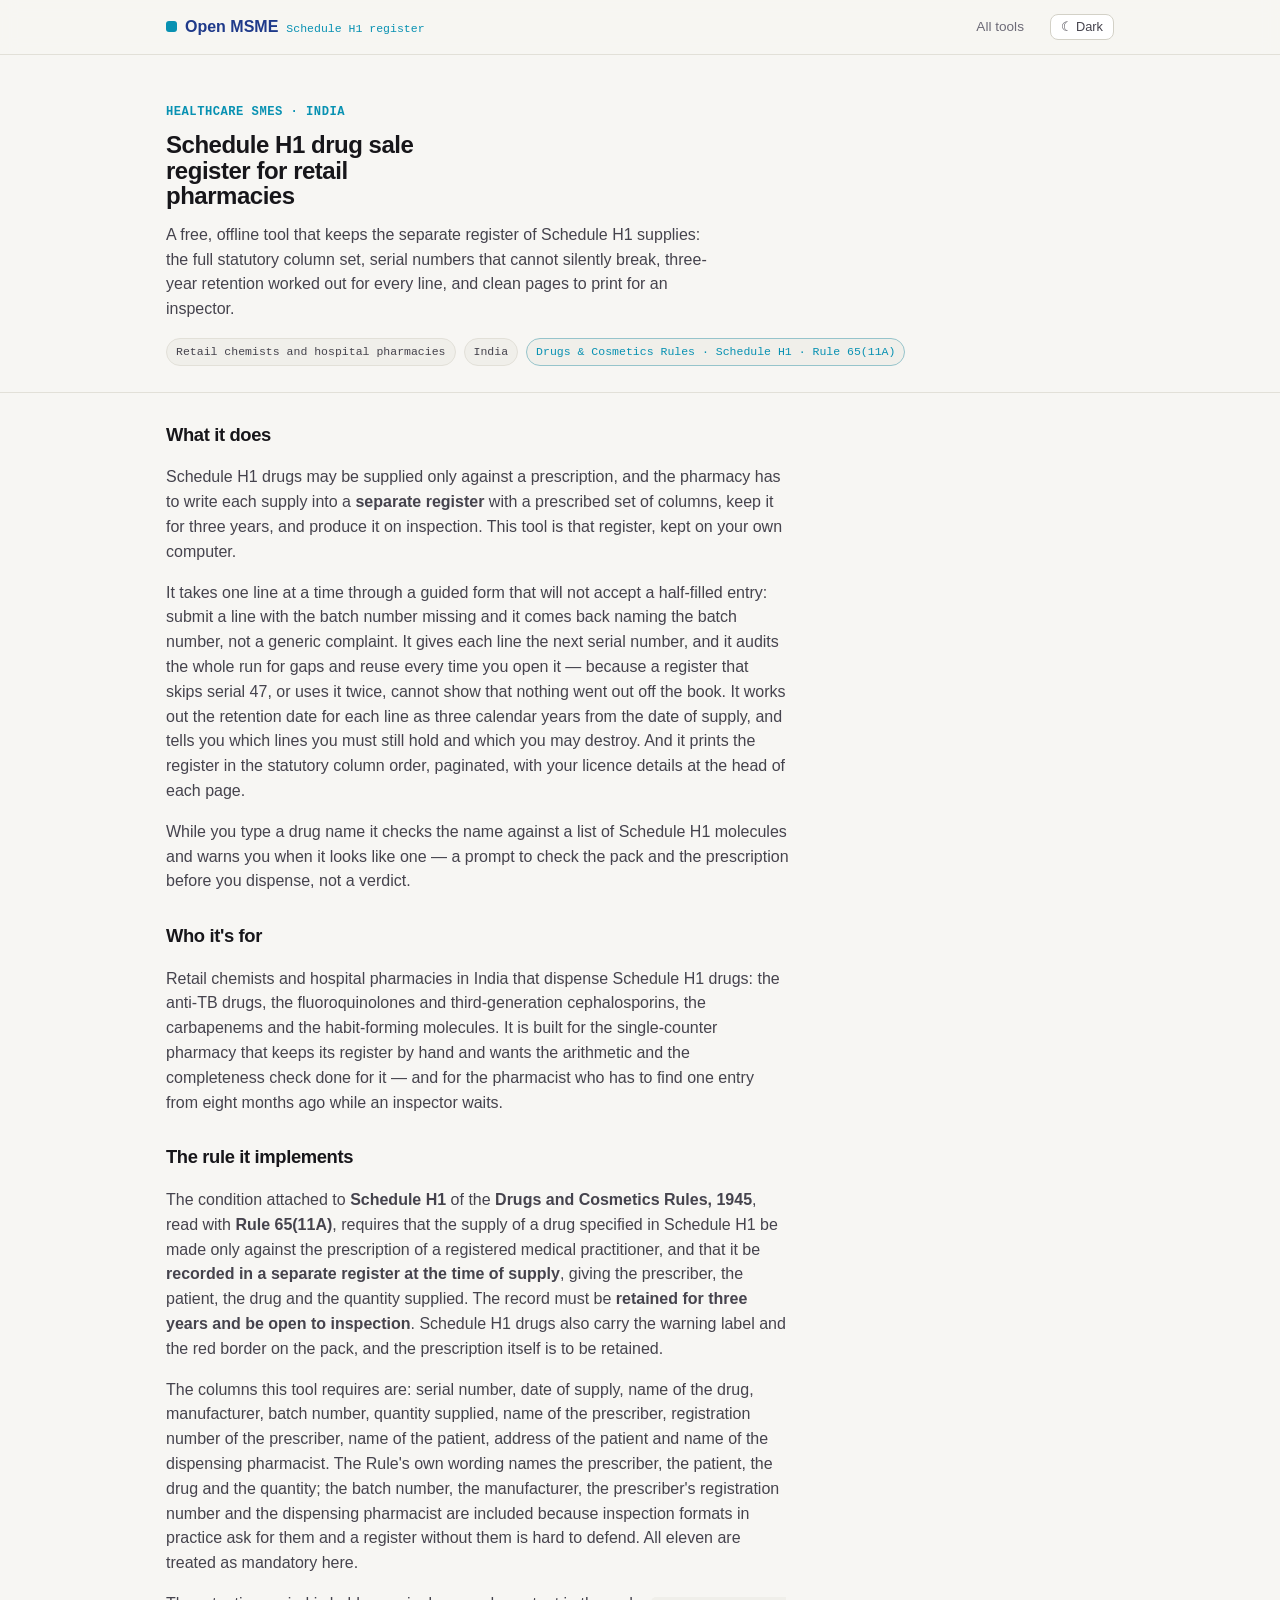
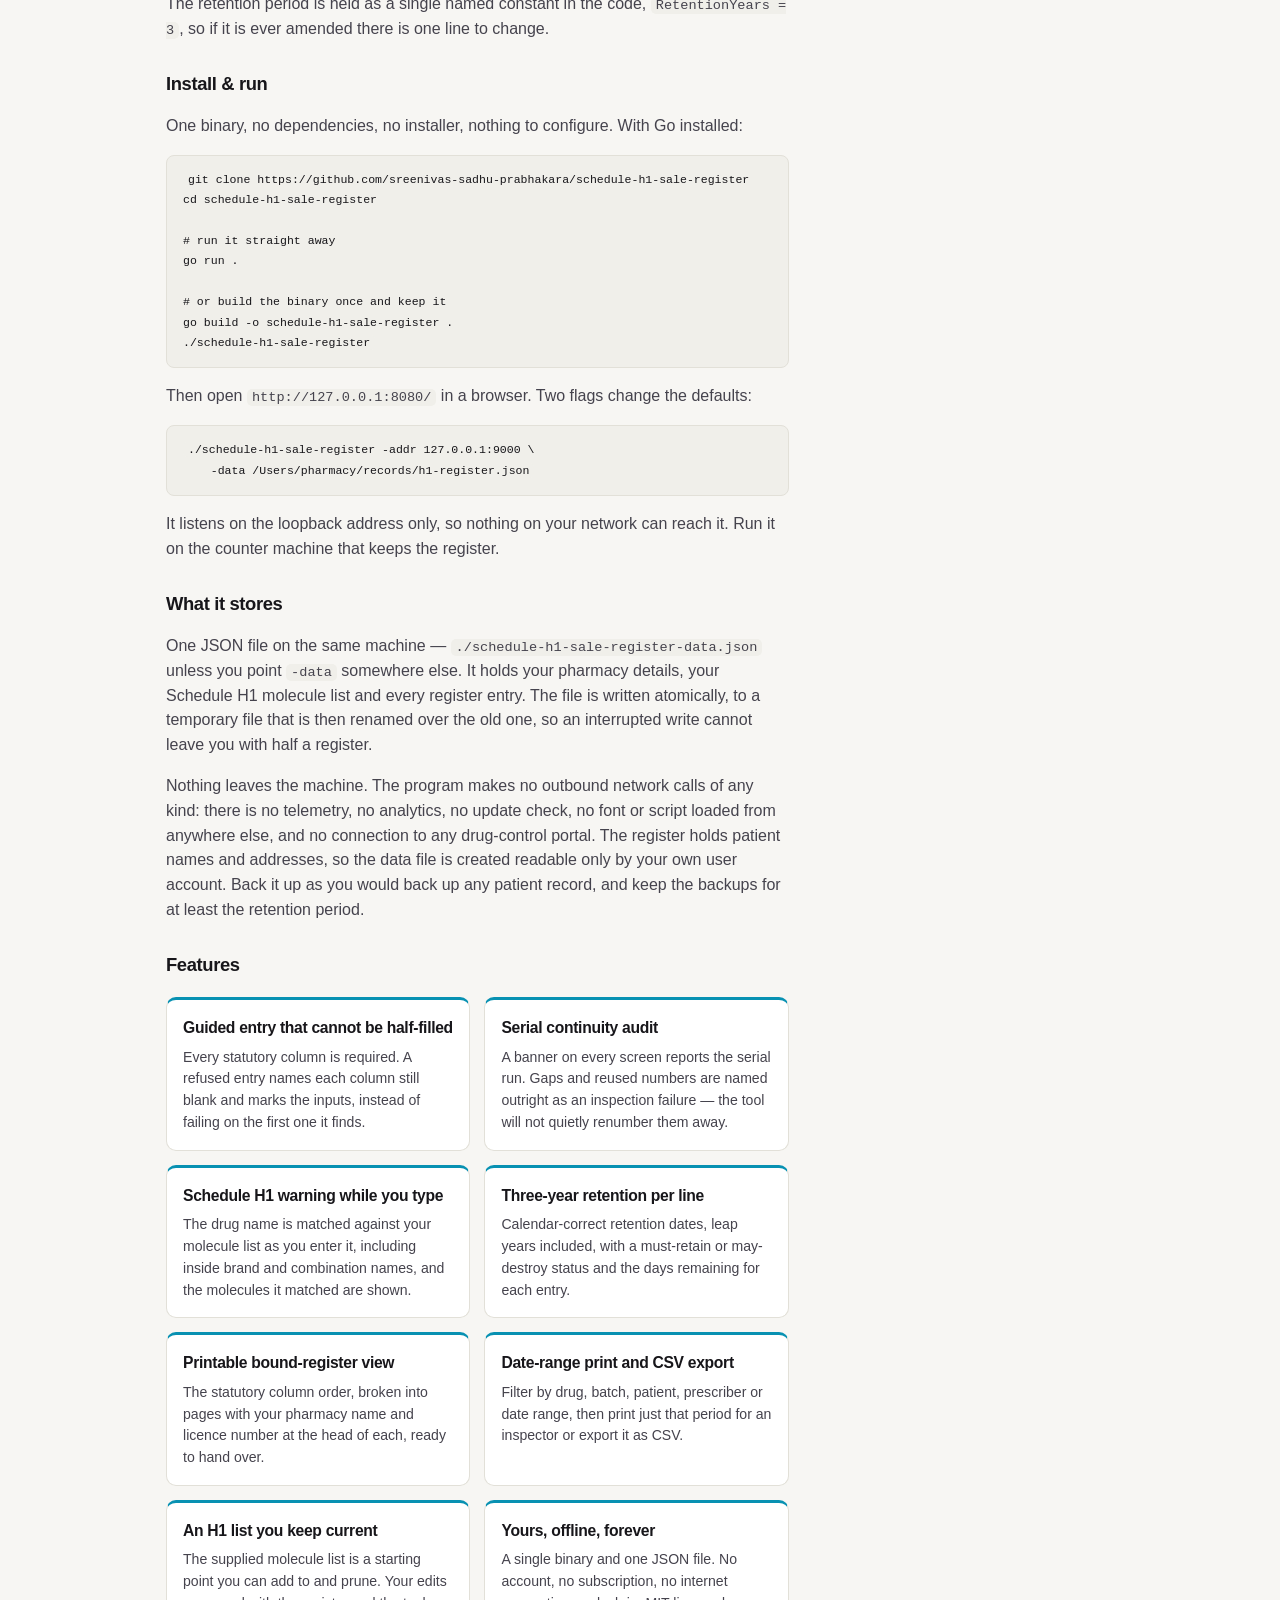
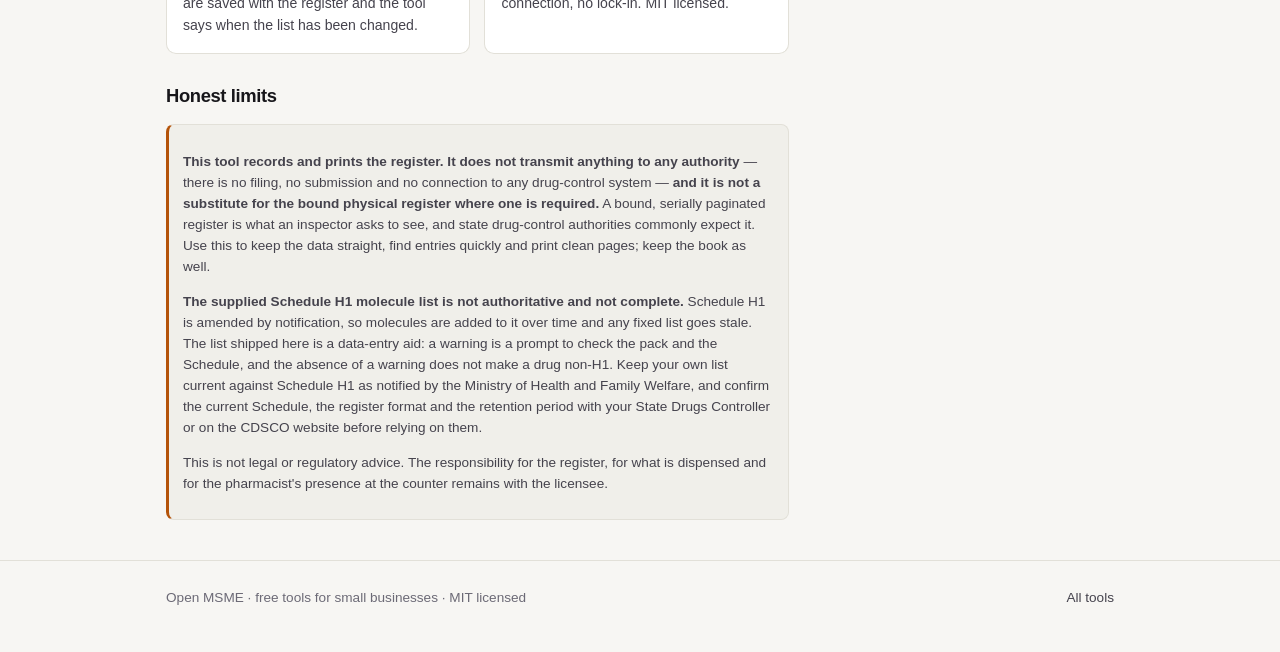
<file: docs/index.html>
<!doctype html>
<html lang="en">
<head>
  <meta charset="utf-8">
  <meta name="viewport" content="width=device-width, initial-scale=1">
  <meta http-equiv="Content-Security-Policy" content="default-src 'self'; base-uri 'self'; img-src 'self' data:; style-src 'self'; script-src 'self'; font-src 'self'; form-action 'self'">
  <title>Schedule H1 drug sale register for retail pharmacies · Open MSME</title>
  <meta name="description" content="A free, offline single-binary tool that keeps the separate Schedule H1 sale register: the full statutory column set, unbroken serial numbers, three-year retention status and a printable register for inspection.">
  <meta name="color-scheme" content="light dark">
  <meta property="og:title" content="Schedule H1 drug sale register for retail pharmacies · Open MSME">
  <meta property="og:description" content="Record every Schedule H1 supply with the full statutory field set, check serial continuity, see three-year retention per entry and print the register for an inspector. Runs on your own machine.">
  <meta property="og:type" content="website">
  <link rel="icon" href="assets/favicon.svg" type="image/svg+xml">
  <link rel="stylesheet" href="assets/style.css">
  <link rel="stylesheet" href="assets/accent.css">
  <script src="assets/theme-init.js"></script>
</head>
<body>
  <header class="topbar">
    <div class="wrap">
      <a class="brand" href="https://sreenivas-sadhu-prabhakara.github.io/openmsme/">
        <span class="dot"></span><b>Open MSME</b><span class="tag">Schedule H1 register</span>
      </a>
      <span class="sp"></span>
      <a class="home" href="https://sreenivas-sadhu-prabhakara.github.io/openmsme/">All tools</a>
      <button class="themer" data-themer type="button">Theme</button>
    </div>
  </header>

  <main>
    <section class="hero">
      <div class="wrap">
        <div class="eyebrow">Healthcare SMEs · India</div>
        <h1>Schedule H1 drug sale register for retail pharmacies</h1>
        <p class="lede">A free, offline tool that keeps the separate register of Schedule H1 supplies: the full statutory column set, serial numbers that cannot silently break, three-year retention worked out for every line, and clean pages to print for an inspector.</p>
        <div class="who">
          <span class="pill">Retail chemists and hospital pharmacies</span>
          <span class="pill">India</span>
          <span class="pill reg">Drugs &amp; Cosmetics Rules · Schedule H1 · Rule 65(11A)</span>
        </div>
      </div>
    </section>

    <div class="wrap">
      <div class="prose">

        <h2>What it does</h2>
        <p>Schedule H1 drugs may be supplied only against a prescription, and the pharmacy has to write each supply into a <strong>separate register</strong> with a prescribed set of columns, keep it for three years, and produce it on inspection. This tool is that register, kept on your own computer.</p>
        <p>It takes one line at a time through a guided form that will not accept a half-filled entry: submit a line with the batch number missing and it comes back naming the batch number, not a generic complaint. It gives each line the next serial number, and it audits the whole run for gaps and reuse every time you open it — because a register that skips serial 47, or uses it twice, cannot show that nothing went out off the book. It works out the retention date for each line as three calendar years from the date of supply, and tells you which lines you must still hold and which you may destroy. And it prints the register in the statutory column order, paginated, with your licence details at the head of each page.</p>
        <p>While you type a drug name it checks the name against a list of Schedule H1 molecules and warns you when it looks like one — a prompt to check the pack and the prescription before you dispense, not a verdict.</p>

        <h2>Who it's for</h2>
        <p>Retail chemists and hospital pharmacies in India that dispense Schedule H1 drugs: the anti-TB drugs, the fluoroquinolones and third-generation cephalosporins, the carbapenems and the habit-forming molecules. It is built for the single-counter pharmacy that keeps its register by hand and wants the arithmetic and the completeness check done for it — and for the pharmacist who has to find one entry from eight months ago while an inspector waits.</p>

        <h2>The rule it implements</h2>
        <p>The condition attached to <strong>Schedule H1</strong> of the <strong>Drugs and Cosmetics Rules, 1945</strong>, read with <strong>Rule 65(11A)</strong>, requires that the supply of a drug specified in Schedule H1 be made only against the prescription of a registered medical practitioner, and that it be <strong>recorded in a separate register at the time of supply</strong>, giving the prescriber, the patient, the drug and the quantity supplied. The record must be <strong>retained for three years and be open to inspection</strong>. Schedule H1 drugs also carry the warning label and the red border on the pack, and the prescription itself is to be retained.</p>
        <p>The columns this tool requires are: serial number, date of supply, name of the drug, manufacturer, batch number, quantity supplied, name of the prescriber, registration number of the prescriber, name of the patient, address of the patient and name of the dispensing pharmacist. The Rule's own wording names the prescriber, the patient, the drug and the quantity; the batch number, the manufacturer, the prescriber's registration number and the dispensing pharmacist are included because inspection formats in practice ask for them and a register without them is hard to defend. All eleven are treated as mandatory here.</p>
        <p>The retention period is held as a single named constant in the code, <code>RetentionYears = 3</code>, so if it is ever amended there is one line to change.</p>

        <h2>Install &amp; run</h2>
        <p>One binary, no dependencies, no installer, nothing to configure. With Go installed:</p>
        <pre><code>git clone https://github.com/sreenivas-sadhu-prabhakara/schedule-h1-sale-register
cd schedule-h1-sale-register

# run it straight away
go run .

# or build the binary once and keep it
go build -o schedule-h1-sale-register .
./schedule-h1-sale-register</code></pre>
        <p>Then open <code>http://127.0.0.1:8080/</code> in a browser. Two flags change the defaults:</p>
        <pre><code>./schedule-h1-sale-register -addr 127.0.0.1:9000 \
    -data /Users/pharmacy/records/h1-register.json</code></pre>
        <p>It listens on the loopback address only, so nothing on your network can reach it. Run it on the counter machine that keeps the register.</p>

        <h2>What it stores</h2>
        <p>One JSON file on the same machine — <code>./schedule-h1-sale-register-data.json</code> unless you point <code>-data</code> somewhere else. It holds your pharmacy details, your Schedule H1 molecule list and every register entry. The file is written atomically, to a temporary file that is then renamed over the old one, so an interrupted write cannot leave you with half a register.</p>
        <p>Nothing leaves the machine. The program makes no outbound network calls of any kind: there is no telemetry, no analytics, no update check, no font or script loaded from anywhere else, and no connection to any drug-control portal. The register holds patient names and addresses, so the data file is created readable only by your own user account. Back it up as you would back up any patient record, and keep the backups for at least the retention period.</p>

        <h2>Features</h2>
        <div class="featgrid">
          <div class="feat">
            <h3>Guided entry that cannot be half-filled</h3>
            <p>Every statutory column is required. A refused entry names each column still blank and marks the inputs, instead of failing on the first one it finds.</p>
          </div>
          <div class="feat">
            <h3>Serial continuity audit</h3>
            <p>A banner on every screen reports the serial run. Gaps and reused numbers are named outright as an inspection failure — the tool will not quietly renumber them away.</p>
          </div>
          <div class="feat">
            <h3>Schedule H1 warning while you type</h3>
            <p>The drug name is matched against your molecule list as you enter it, including inside brand and combination names, and the molecules it matched are shown.</p>
          </div>
          <div class="feat">
            <h3>Three-year retention per line</h3>
            <p>Calendar-correct retention dates, leap years included, with a must-retain or may-destroy status and the days remaining for each entry.</p>
          </div>
          <div class="feat">
            <h3>Printable bound-register view</h3>
            <p>The statutory column order, broken into pages with your pharmacy name and licence number at the head of each, ready to hand over.</p>
          </div>
          <div class="feat">
            <h3>Date-range print and CSV export</h3>
            <p>Filter by drug, batch, patient, prescriber or date range, then print just that period for an inspector or export it as CSV.</p>
          </div>
          <div class="feat">
            <h3>An H1 list you keep current</h3>
            <p>The supplied molecule list is a starting point you can add to and prune. Your edits are saved with the register and the tool says when the list has been changed.</p>
          </div>
          <div class="feat">
            <h3>Yours, offline, forever</h3>
            <p>A single binary and one JSON file. No account, no subscription, no internet connection, no lock-in. MIT licensed.</p>
          </div>
        </div>

        <h2>Honest limits</h2>
        <div class="note">
          <p><strong>This tool records and prints the register. It does not transmit anything to any authority</strong> — there is no filing, no submission and no connection to any drug-control system — <strong>and it is not a substitute for the bound physical register where one is required.</strong> A bound, serially paginated register is what an inspector asks to see, and state drug-control authorities commonly expect it. Use this to keep the data straight, find entries quickly and print clean pages; keep the book as well.</p>
          <p><strong>The supplied Schedule H1 molecule list is not authoritative and not complete.</strong> Schedule H1 is amended by notification, so molecules are added to it over time and any fixed list goes stale. The list shipped here is a data-entry aid: a warning is a prompt to check the pack and the Schedule, and the absence of a warning does not make a drug non-H1. Keep your own list current against Schedule H1 as notified by the Ministry of Health and Family Welfare, and confirm the current Schedule, the register format and the retention period with your State Drugs Controller or on the CDSCO website before relying on them.</p>
          <p>This is not legal or regulatory advice. The responsibility for the register, for what is dispensed and for the pharmacist's presence at the counter remains with the licensee.</p>
        </div>

      </div>
    </div>
  </main>

  <footer class="foot">
    <div class="wrap">
      <span>Open MSME · free tools for small businesses · MIT licensed</span>
      <a href="https://sreenivas-sadhu-prabhakara.github.io/openmsme/">All tools</a>
    </div>
  </footer>

  <script src="assets/ui.js"></script>
</body>
</html>
</file>
<file: docs/assets/style.css>
/* Open MSME tool kit — shared design system for single-tool apps. No deps. Light + dark. */

:root {
  color-scheme: light dark;
  --bg:#f7f6f3; --surface:#fff; --surface-2:#f0efea; --ink:#17161a; --ink-2:#45434d; --ink-3:#6c6a76;
  --line:#e2e0d8; --line-2:#d3d1c7; --accent:#1f3a8a; --accent-ink:#fff; --ok:#15803d; --warn:#b45309; --bad:#b91c1c;
  --mono: ui-monospace,"SF Mono","SFMono-Regular",Menlo,Consolas,monospace;
  --sans: -apple-system,BlinkMacSystemFont,"Segoe UI",Roboto,Helvetica,Arial,system-ui,sans-serif;
  --maxw:980px; --radius:10px; --shadow:0 1px 2px rgba(20,18,26,.05),0 6px 20px rgba(20,18,26,.05);
  --tool:#1f3a8a; /* per-tool accent, override in page */
}
@media (prefers-color-scheme: dark){ :root:not([data-theme="light"]){
  --bg:#121116; --surface:#1a191f; --surface-2:#222027; --ink:#f3f1ef; --ink-2:#c3c0cb; --ink-3:#918e9c;
  --line:#2c2a33; --line-2:#39363f; --accent:#93b0ff; --accent-ink:#10131f; --ok:#57c98a; --warn:#f0a35a; --bad:#f28b82;
  --shadow:0 1px 2px rgba(0,0,0,.3),0 8px 28px rgba(0,0,0,.35);
}}
:root[data-theme="dark"]{
  --bg:#121116; --surface:#1a191f; --surface-2:#222027; --ink:#f3f1ef; --ink-2:#c3c0cb; --ink-3:#918e9c;
  --line:#2c2a33; --line-2:#39363f; --accent:#93b0ff; --accent-ink:#10131f; --ok:#57c98a; --warn:#f0a35a; --bad:#f28b82;
  --shadow:0 1px 2px rgba(0,0,0,.3),0 8px 28px rgba(0,0,0,.35);
}

* { box-sizing:border-box; }
html { -webkit-text-size-adjust:100%; }
body { margin:0; background:var(--bg); color:var(--ink); font-family:var(--sans); font-size:16px; line-height:1.55; -webkit-font-smoothing:antialiased; }
.wrap { max-width:var(--maxw); margin:0 auto; padding:0 16px; }
a { color:var(--accent); text-decoration:none; }
a:hover { text-decoration:underline; text-underline-offset:3px; }
h1,h2,h3 { letter-spacing:-.02em; }

/* top bar */
.topbar { position:sticky; top:0; z-index:20; background:color-mix(in srgb,var(--bg) 86%,transparent); backdrop-filter:saturate(140%) blur(8px); border-bottom:1px solid var(--line); }
.topbar .wrap { display:flex; align-items:center; gap:14px; height:54px; }
.brand { display:flex; align-items:baseline; gap:8px; font-weight:700; }
.brand .dot { width:11px; height:11px; border-radius:3px; background:var(--tool); display:inline-block; }
.brand .tag { font-family:var(--mono); font-size:.72rem; color:var(--ink-3); font-weight:500; }
.topbar .sp { margin-left:auto; }
.topbar a.home { font-size:.85rem; color:var(--ink-3); }
.topbar a.home:hover { color:var(--ink); }
.themer { font:inherit; font-size:.8rem; cursor:pointer; border:1px solid var(--line-2); background:var(--surface); color:var(--ink-2); border-radius:8px; padding:6px 10px; line-height:1; margin-left:12px; }
.themer:hover { color:var(--ink); border-color:var(--ink-3); }

/* hero / explainer */
.hero { padding:48px 0 26px; border-bottom:1px solid var(--line); }
.hero .eyebrow { font-family:var(--mono); font-size:.76rem; font-weight:600; letter-spacing:.04em; color:var(--tool); text-transform:uppercase; }
.hero h1 { margin:10px 0 14px; font-size:clamp(1.8rem,1.2rem+2.6vw,2.7rem); line-height:1.07; font-weight:800; max-width:20ch; }
.hero .lede { margin:0; font-size:clamp(1rem,.95rem+.4vw,1.15rem); color:var(--ink-2); max-width:62ch; }
.hero .who { margin-top:16px; display:flex; gap:8px; flex-wrap:wrap; }
.pill { font-family:var(--mono); font-size:.72rem; padding:4px 9px; border-radius:999px; background:var(--surface-2); color:var(--ink-2); border:1px solid var(--line); }
.pill.reg { color:var(--tool); border-color:color-mix(in srgb,var(--tool) 35%,var(--line)); }

/* layout */
.cols { display:grid; grid-template-columns:1fr; gap:22px; padding:28px 0; }
@media (min-width:860px){ .cols.calc { grid-template-columns:1.1fr .9fr; align-items:start; } }

section.card { background:var(--surface); border:1px solid var(--line); border-radius:var(--radius); padding:20px; }
section.card h2 { margin:0 0 14px; font-size:1.1rem; }
.sticky { position:sticky; top:70px; }

/* form */
.field { margin:0 0 14px; }
.field > label { display:block; font-size:.85rem; font-weight:600; color:var(--ink-2); margin-bottom:5px; }
.field .hint { font-weight:400; color:var(--ink-3); font-size:.78rem; }
.inp { position:relative; display:flex; align-items:center; }
.inp .pre, .inp .suf { position:absolute; font-family:var(--mono); font-size:.82rem; color:var(--ink-3); pointer-events:none; }
.inp .pre { left:12px; } .inp .suf { right:12px; }
input[type=number], input[type=text], select {
  width:100%; font:inherit; font-size:.95rem; padding:11px 13px; border-radius:9px;
  border:1px solid var(--line-2); background:var(--surface); color:var(--ink); appearance:none;
}
.inp.has-pre input { padding-left:28px; } .inp.has-suf input { padding-right:40px; }
input:focus, select:focus { outline:2px solid var(--tool); outline-offset:1px; border-color:var(--tool); }
.row2 { display:grid; grid-template-columns:1fr 1fr; gap:12px; }
.seg { display:flex; gap:6px; flex-wrap:wrap; }
.seg button { font:inherit; font-size:.82rem; cursor:pointer; padding:8px 12px; border-radius:8px; border:1px solid var(--line-2); background:var(--surface); color:var(--ink-2); }
.seg button[aria-pressed=true] { background:var(--tool); color:#fff; border-color:var(--tool); }

/* results */
.result-primary { background:color-mix(in srgb,var(--tool) 8%,var(--surface)); border:1px solid color-mix(in srgb,var(--tool) 30%,var(--line)); border-radius:var(--radius); padding:18px 20px; margin-bottom:16px; }
.result-primary .k { font-size:.8rem; color:var(--ink-3); }
.result-primary .v { font-size:2rem; font-weight:800; letter-spacing:-.02em; font-variant-numeric:tabular-nums; color:var(--tool); }
.result-primary .sub { font-size:.85rem; color:var(--ink-2); margin-top:3px; }
.breakdown { width:100%; border-collapse:collapse; font-size:.9rem; }
.breakdown th, .breakdown td { text-align:left; padding:8px 4px; border-bottom:1px solid var(--line); }
.breakdown td.num, .breakdown th.num { text-align:right; font-family:var(--mono); font-variant-numeric:tabular-nums; }
.breakdown tr.total td { font-weight:700; border-top:2px solid var(--line-2); border-bottom:none; }
.breakdown tr.sub td { color:var(--ink-2); }
.breakdown .neg { color:var(--bad); }

.btnrow { display:flex; gap:10px; flex-wrap:wrap; margin-top:16px; }
.btn { font:inherit; font-size:.9rem; font-weight:600; cursor:pointer; padding:10px 16px; border-radius:9px; border:1px solid transparent; }
.btn.primary { background:var(--tool); color:#fff; }
.btn.ghost { background:var(--surface); border-color:var(--line-2); color:var(--ink); }
.btn:hover { filter:brightness(1.05); }

/* prose / notes */
.prose { max-width:70ch; }
.prose h2 { font-size:1.15rem; margin:28px 0 8px; }
.prose p, .prose li { color:var(--ink-2); }
.prose code { font-family:var(--mono); font-size:.85em; background:var(--surface-2); padding:1px 5px; border-radius:5px; }
.note { font-size:.85rem; color:var(--ink-3); background:var(--surface-2); border:1px solid var(--line); border-left:3px solid var(--warn); border-radius:8px; padding:12px 14px; margin:14px 0; }
.assumptions { font-size:.82rem; color:var(--ink-3); }
.assumptions summary { cursor:pointer; color:var(--ink-2); font-weight:600; }

/* footer */
.foot { border-top:1px solid var(--line); margin-top:40px; padding:26px 0 44px; color:var(--ink-3); font-size:.85rem; }
.foot .wrap { display:flex; gap:14px; flex-wrap:wrap; justify-content:space-between; }
.foot a { color:var(--ink-2); }

@media (prefers-reduced-motion: reduce){ * { transition:none !important; } }
@media print { .topbar,.themer,.btnrow,.foot,.hero .who { display:none; } body { background:#fff; } section.card { border:none; padding:0; } }

/* ---- docs/explainer pages (for binary tools that aren't web apps) ---- */
pre { background:var(--surface-2); border:1px solid var(--line); border-radius:8px; padding:14px 16px; overflow-x:auto; font-family:var(--mono); font-size:.85rem; line-height:1.5; color:var(--ink); }
pre code { background:none; padding:0; font-size:inherit; }
.featgrid { display:grid; grid-template-columns:repeat(auto-fill,minmax(240px,1fr)); gap:14px; margin:18px 0; }
.feat { background:var(--surface); border:1px solid var(--line); border-radius:var(--radius); padding:16px; border-top:3px solid var(--tool); }
.feat h3 { margin:0 0 6px; font-size:.98rem; }
.feat p { margin:0; font-size:.88rem; color:var(--ink-2); }
.steps { counter-reset:s; list-style:none; padding:0; }
.steps li { counter-increment:s; position:relative; padding-left:34px; margin:12px 0; color:var(--ink-2); }
.steps li::before { content:counter(s); position:absolute; left:0; top:1px; width:23px; height:23px; border-radius:6px; background:var(--tool); color:#fff; font-size:.78rem; font-weight:700; display:flex; align-items:center; justify-content:center; font-family:var(--mono); }

/* Grid/flex children default to min-width:auto, so a long unbroken string (a clone
   URL in a <pre>) sizes the track to its min-content and forces page-wide horizontal
   scroll. Let children shrink and keep the scrolling inside the pre where it belongs. */
.cols > *, .featgrid > *, .ideas > * { min-width: 0; }
pre { max-width: 100%; }

/* Small coloured text needs a lighter accent in dark mode: the sector hues are
   mid-tone and fall below AA contrast on a dark surface. Backgrounds/borders keep
   the true accent; only small text uses the lightened derivative. */
:root { --tool-text: var(--tool); }
@media (prefers-color-scheme: dark){ :root:not([data-theme="light"]){ --tool-text: color-mix(in srgb, var(--tool) 50%, white); } }
:root[data-theme="dark"]{ --tool-text: color-mix(in srgb, var(--tool) 50%, white); }
.hero .eyebrow { color: var(--tool-text); }
.pill.reg { color: var(--tool-text); }
.result-primary .v { color: var(--tool-text); }
.wave-card .repo, .brand .tag { color: var(--tool-text); }
</file>
<file: docs/assets/accent.css>
:root{--tool:#0891b2}
</file>
